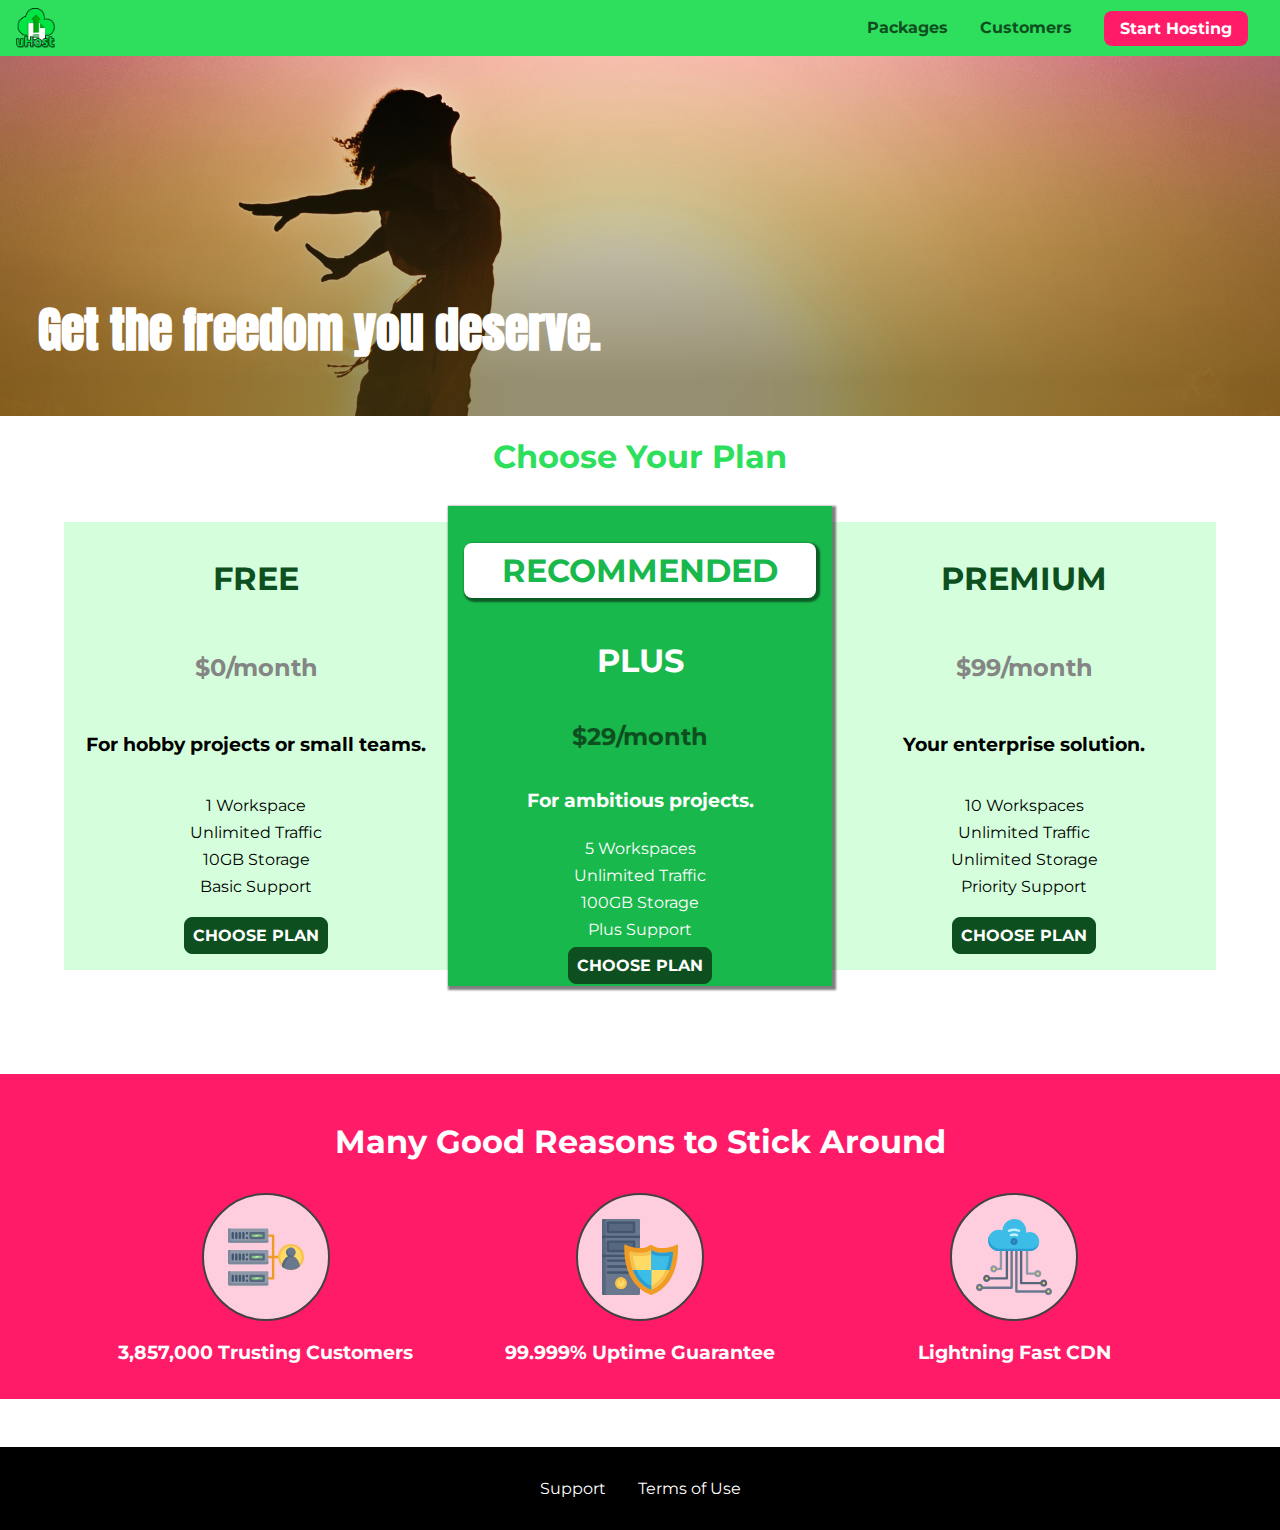
<file: index.html>
<!DOCTYPE html>
<html lang="en">
  <head>
    <meta charset="UTF-8" />
    <meta http-equiv="X-UA-Compatible" content="ie=edge" />
    <meta name="viewport" content="width=device-width, initial-scale=1.0" />
    <title>uHost</title>
    <link rel="shortcut icon" href="favicon.png" />
    <link rel="stylesheet" href="shared.css" />
    <link rel="stylesheet" href="main.css" />
  </head>

  <body>
    <div class="backdrop"></div>
    <div class="modal">
      <h1 class="modal__title">Do you want to continue?</h1>
      <div class="modal__actions">
        <a href="start-hosting/index.html" class="modal__action">Yes!</a>
        <button class="modal__action modal__action--negative" type="button">
          No!
        </button>
      </div>
    </div>
    <header class="main-header">
      <div>
        <button class="toggle-button">
          <span class="toggle-button__bar"></span>
          <span class="toggle-button__bar"></span>
          <span class="toggle-button__bar"></span>
        </button>
        <a href="index.html" class="main-header__brand"
          ><img
            src="images/uhost-icon.png"
            alt="uHost - Your favorite hosting company"
        /></a>
      </div>
      <nav class="main-nav">
        <ul class="main-nav__items">
          <li class="main-nav__item">
            <a href="packages/index.html">Packages</a>
          </li>
          <li class="main-nav__item">
            <a href="customers/index.html">Customers</a>
          </li>
          <li class="main-nav__item main-nav__item--cta">
            <a href="start-hosting/index.html">Start Hosting</a>
          </li>
        </ul>
      </nav>
    </header>
    <nav class="mobile-nav">
      <ul class="mobile-nav__items">
        <li class="mobile-nav__item">
          <a href="packages/index.html">Packages</a>
        </li>
        <li class="mobile-nav__item">
          <a href="customers/index.html">Customers</a>
        </li>
        <li class="mobile-nav__item mobile-nav__item--cta">
          <a href="start-hosting/index.html">Start Hosting</a>
        </li>
      </ul>
    </nav>
    <main>
      <section id="product-overview">
        <h1>Get the freedom you deserve.</h1>
      </section>
      <section id="plans">
        <h1 class="section-title">Choose Your Plan</h1>
        <div class="plan__list">
          <article class="plan">
            <h1 class="plan__title">FREE</h1>
            <h2 class="plan__price">$0/month</h2>
            <h3>For hobby projects or small teams.</h3>
            <ul class="plan__features">
              <li class="plan__feature">1 Workspace</li>
              <li class="plan__feature">Unlimited Traffic</li>
              <li class="plan__feature">10GB Storage</li>
              <li class="plan__feature">Basic Support</li>
            </ul>
            <div>
              <button class="button">CHOOSE PLAN</button>
            </div>
          </article>
          <article class="plan plan--highlighted">
            <h1 class="plan__annotation">RECOMMENDED</h1>
            <h1 class="plan__title">PLUS</h1>
            <h2 class="plan__price">$29/month</h2>
            <h3>For ambitious projects.</h3>
            <ul class="plan__features">
              <li class="plan__feature">5 Workspaces</li>
              <li class="plan__feature">Unlimited Traffic</li>
              <li class="plan__feature">100GB Storage</li>
              <li class="plan__feature">Plus Support</li>
            </ul>
            <div>
              <button class="button">CHOOSE PLAN</button>
            </div>
          </article>
          <article class="plan">
            <h1 class="plan__title">PREMIUM</h1>
            <h2 class="plan__price">$99/month</h2>
            <h3>Your enterprise solution.</h3>
            <ul class="plan__features">
              <li class="plan__feature">10 Workspaces</li>
              <li class="plan__feature">Unlimited Traffic</li>
              <li class="plan__feature">Unlimited Storage</li>
              <li class="plan__feature">Priority Support</li>
            </ul>
            <div>
              <button class="button">CHOOSE PLAN</button>
            </div>
          </article>
        </div>
      </section>
      <section id="key-features">
        <h1 class="section-title">Many Good Reasons to Stick Around</h1>
        <ul class="key-feature__list">
          <li class="key-feature">
            <div class="key-feature__image">
              <svg viewBox="0 0 512 512">
                <path
                  style="fill: #f09b24"
                  d="M344,248h-32V112c0-4.418-3.582-8-8-8h-40c-4.418,0-8,3.582-8,8s3.582,8,8,8h32v128h-32  c-4.418,0-8,3.582-8,8s3.582,8,8,8h32v128h-32c-4.418,0-8,3.582-8,8s3.582,8,8,8h40c4.418,0,8-3.582,8-8V264h32c4.418,0,8-3.582,8-8  S348.418,248,344,248z"
                />
                <path
                  style="fill: #8e9aa9"
                  d="M264,64H8c-4.418,0-8,3.582-8,8v80c0,4.418,3.582,8,8,8h256c4.418,0,8-3.582,8-8V72  C272,67.582,268.418,64,264,64z"
                />
                <path
                  style="fill: #7c899b"
                  d="M24,144c-4.418,0-8-3.582-8-8V64H8c-4.418,0-8,3.582-8,8v80c0,4.418,3.582,8,8,8h256  c4.418,0,8-3.582,8-8v-8H24z"
                />
                <rect
                  x="152"
                  y="96"
                  style="fill: #b8e3a8"
                  width="88"
                  height="32"
                />
                <g>
                  <polygon
                    style="fill: #7ec97d"
                    points="152,96 152,128 166,128 198,96  "
                  />
                  <polygon
                    style="fill: #7ec97d"
                    points="220,96 188,128 240,128 240,96  "
                  />
                </g>
                <path
                  style="fill: #56677e"
                  d="M240,136h-88c-4.418,0-8-3.582-8-8V96c0-4.418,3.582-8,8-8h88c4.418,0,8,3.582,8,8v32  C248,132.418,244.418,136,240,136z M160,120h72v-16h-72V120z"
                />
                <g>
                  <path
                    style="fill: #435670"
                    d="M32,136c-4.418,0-8-3.582-8-8V96c0-4.418,3.582-8,8-8s8,3.582,8,8v32C40,132.418,36.418,136,32,136z   "
                  />
                  <path
                    style="fill: #435670"
                    d="M56,136c-4.418,0-8-3.582-8-8V96c0-4.418,3.582-8,8-8s8,3.582,8,8v32C64,132.418,60.418,136,56,136z   "
                  />
                  <path
                    style="fill: #435670"
                    d="M80,136c-4.418,0-8-3.582-8-8V96c0-4.418,3.582-8,8-8s8,3.582,8,8v32C88,132.418,84.418,136,80,136z   "
                  />
                  <path
                    style="fill: #435670"
                    d="M104,136c-4.418,0-8-3.582-8-8V96c0-4.418,3.582-8,8-8s8,3.582,8,8v32   C112,132.418,108.418,136,104,136z"
                  />
                  <path
                    style="fill: #435670"
                    d="M128,105c-4.418,0-8-3.582-8-8v-1c0-4.418,3.582-8,8-8s8,3.582,8,8v1   C136,101.418,132.418,105,128,105z"
                  />
                  <path
                    style="fill: #435670"
                    d="M128,136c-4.418,0-8-3.582-8-8v-1c0-4.418,3.582-8,8-8s8,3.582,8,8v1   C136,132.418,132.418,136,128,136z"
                  />
                </g>
                <path
                  style="fill: #8e9aa9"
                  d="M264,208H8c-4.418,0-8,3.582-8,8v80c0,4.418,3.582,8,8,8h256c4.418,0,8-3.582,8-8v-80  C272,211.582,268.418,208,264,208z"
                />
                <path
                  style="fill: #7c899b"
                  d="M24,288c-4.418,0-8-3.582-8-8v-72H8c-4.418,0-8,3.582-8,8v80c0,4.418,3.582,8,8,8h256  c4.418,0,8-3.582,8-8v-8H24z"
                />
                <rect
                  x="152"
                  y="240"
                  style="fill: #b8e3a8"
                  width="88"
                  height="32"
                />
                <g>
                  <polygon
                    style="fill: #7ec97d"
                    points="152,240 152,272 166,272 198,240  "
                  />
                  <polygon
                    style="fill: #7ec97d"
                    points="220,240 188,272 240,272 240,240  "
                  />
                </g>
                <path
                  style="fill: #56677e"
                  d="M240,280h-88c-4.418,0-8-3.582-8-8v-32c0-4.418,3.582-8,8-8h88c4.418,0,8,3.582,8,8v32  C248,276.418,244.418,280,240,280z M160,264h72v-16h-72V264z"
                />
                <g>
                  <path
                    style="fill: #435670"
                    d="M32,280c-4.418,0-8-3.582-8-8v-32c0-4.418,3.582-8,8-8s8,3.582,8,8v32C40,276.418,36.418,280,32,280   z"
                  />
                  <path
                    style="fill: #435670"
                    d="M56,280c-4.418,0-8-3.582-8-8v-32c0-4.418,3.582-8,8-8s8,3.582,8,8v32C64,276.418,60.418,280,56,280   z"
                  />
                  <path
                    style="fill: #435670"
                    d="M80,280c-4.418,0-8-3.582-8-8v-32c0-4.418,3.582-8,8-8s8,3.582,8,8v32C88,276.418,84.418,280,80,280   z"
                  />
                  <path
                    style="fill: #435670"
                    d="M104,280c-4.418,0-8-3.582-8-8v-32c0-4.418,3.582-8,8-8s8,3.582,8,8v32   C112,276.418,108.418,280,104,280z"
                  />
                  <path
                    style="fill: #435670"
                    d="M128,249c-4.418,0-8-3.582-8-8v-1c0-4.418,3.582-8,8-8s8,3.582,8,8v1   C136,245.418,132.418,249,128,249z"
                  />
                  <path
                    style="fill: #435670"
                    d="M128,280c-4.418,0-8-3.582-8-8v-1c0-4.418,3.582-8,8-8s8,3.582,8,8v1   C136,276.418,132.418,280,128,280z"
                  />
                </g>
                <path
                  style="fill: #8e9aa9"
                  d="M264,352H8c-4.418,0-8,3.582-8,8v80c0,4.418,3.582,8,8,8h256c4.418,0,8-3.582,8-8v-80  C272,355.582,268.418,352,264,352z"
                />
                <path
                  style="fill: #7c899b"
                  d="M24,432c-4.418,0-8-3.582-8-8v-72H8c-4.418,0-8,3.582-8,8v80c0,4.418,3.582,8,8,8h256  c4.418,0,8-3.582,8-8v-8H24z"
                />
                <rect
                  x="152"
                  y="384"
                  style="fill: #b8e3a8"
                  width="88"
                  height="32"
                />
                <g>
                  <polygon
                    style="fill: #7ec97d"
                    points="152,384 152,416 166,416 198,384  "
                  />
                  <polygon
                    style="fill: #7ec97d"
                    points="220,384 188,416 240,416 240,384  "
                  />
                </g>
                <path
                  style="fill: #56677e"
                  d="M240,424h-88c-4.418,0-8-3.582-8-8v-32c0-4.418,3.582-8,8-8h88c4.418,0,8,3.582,8,8v32  C248,420.418,244.418,424,240,424z M160,408h72v-16h-72V408z"
                />
                <g>
                  <path
                    style="fill: #435670"
                    d="M32,424c-4.418,0-8-3.582-8-8v-32c0-4.418,3.582-8,8-8s8,3.582,8,8v32C40,420.418,36.418,424,32,424   z"
                  />
                  <path
                    style="fill: #435670"
                    d="M56,424c-4.418,0-8-3.582-8-8v-32c0-4.418,3.582-8,8-8s8,3.582,8,8v32C64,420.418,60.418,424,56,424   z"
                  />
                  <path
                    style="fill: #435670"
                    d="M80,424c-4.418,0-8-3.582-8-8v-32c0-4.418,3.582-8,8-8s8,3.582,8,8v32C88,420.418,84.418,424,80,424   z"
                  />
                  <path
                    style="fill: #435670"
                    d="M104,424c-4.418,0-8-3.582-8-8v-32c0-4.418,3.582-8,8-8s8,3.582,8,8v32   C112,420.418,108.418,424,104,424z"
                  />
                  <path
                    style="fill: #435670"
                    d="M128,393c-4.418,0-8-3.582-8-8v-1c0-4.418,3.582-8,8-8s8,3.582,8,8v1   C136,389.418,132.418,393,128,393z"
                  />
                  <path
                    style="fill: #435670"
                    d="M128,424c-4.418,0-8-3.582-8-8v-1c0-4.418,3.582-8,8-8s8,3.582,8,8v1   C136,420.418,132.418,424,128,424z"
                  />
                </g>
                <path
                  style="fill: #f7c14d"
                  d="M424,168c-48.523,0-88,39.477-88,88s39.477,88,88,88s88-39.477,88-88S472.523,168,424,168z"
                />
                <path
                  style="fill: #ffdb66"
                  d="M424,184c-39.701,0-72,32.299-72,72s32.299,72,72,72s72-32.299,72-72S463.701,184,424,184z"
                />
                <path
                  style="fill: #69788d"
                  d="M484.893,314.16C476.393,274.588,451.922,248,424,248s-52.393,26.588-60.893,66.16  c-0.605,2.82,0.354,5.749,2.511,7.664C381.731,336.124,402.465,344,424,344s42.269-7.876,58.381-22.176  C484.539,319.909,485.498,316.98,484.893,314.16z"
                />
                <path
                  style="fill: #56677e"
                  d="M434.053,249.171C430.768,248.403,427.411,248,424,248c-27.922,0-52.393,26.588-60.893,66.16  c-0.605,2.82,0.354,5.749,2.511,7.664c3.383,3.002,6.979,5.703,10.734,8.125C384.904,286.243,407.373,255.378,434.053,249.171z"
                />
                <path
                  style="fill: #69788d"
                  d="M424,192c-17.645,0-32,14.355-32,32s14.355,32,32,32s32-14.355,32-32S441.645,192,424,192z"
                />
                <path
                  style="fill: #56677e"
                  d="M432,248c-17.645,0-32-14.355-32-32c0-6.783,2.128-13.076,5.742-18.258  C397.444,203.53,392,213.138,392,224c0,17.645,14.355,32,32,32c10.862,0,20.471-5.444,26.258-13.742  C445.076,245.872,438.783,248,432,248z"
                />
              </svg>
            </div>
            <p class="key-feature__description">3,857,000 Trusting Customers</p>
          </li>
          <li class="key-feature">
            <div class="key-feature__image">
              <svg viewBox="0 0 512 512">
                <path
                  style="fill: #69788d"
                  d="M248,0H8C3.582,0,0,3.582,0,8v496c0,4.418,3.582,8,8,8h240c4.418,0,8-3.582,8-8V8  C256,3.582,252.418,0,248,0z"
                />
                <path
                  style="fill: #56677e"
                  d="M24,504V8c0-4.418,3.582-8,8-8H8C3.582,0,0,3.582,0,8v496c0,4.418,3.582,8,8,8h24  C27.582,512,24,508.418,24,504z"
                />
                <g>
                  <rect
                    x="0"
                    y="112"
                    style="fill: #435670"
                    width="256"
                    height="16"
                  />
                  <rect
                    x="0"
                    y="240"
                    style="fill: #435670"
                    width="256"
                    height="16"
                  />
                </g>
                <path
                  style="fill: #f7c14d"
                  d="M128,392c-22.056,0-40,17.944-40,40s17.944,40,40,40s40-17.944,40-40S150.056,392,128,392z"
                />
                <path
                  style="fill: #ffdb66"
                  d="M128,408c-13.233,0-24,10.767-24,24s10.767,24,24,24s24-10.767,24-24S141.233,408,128,408z"
                />
                <path
                  style="fill: #f7c14d"
                  d="M128,392c-2.739,0-5.414,0.278-8,0.805V424c0,4.418,3.582,8,8,8c4.418,0,8-3.582,8-8v-31.195  C133.414,392.278,130.739,392,128,392z"
                />
                <g>
                  <path
                    style="fill: #435670"
                    d="M216,288H40c-4.418,0-8-3.582-8-8s3.582-8,8-8h176c4.418,0,8,3.582,8,8S220.418,288,216,288z"
                  />
                  <path
                    style="fill: #435670"
                    d="M216,328H40c-4.418,0-8-3.582-8-8s3.582-8,8-8h176c4.418,0,8,3.582,8,8S220.418,328,216,328z"
                  />
                  <path
                    style="fill: #435670"
                    d="M216,368H40c-4.418,0-8-3.582-8-8s3.582-8,8-8h176c4.418,0,8,3.582,8,8S220.418,368,216,368z"
                  />
                  <path
                    style="fill: #435670"
                    d="M216,16H40c-4.418,0-8,3.582-8,8v64c0,4.418,3.582,8,8,8h176c4.418,0,8-3.582,8-8V24   C224,19.582,220.418,16,216,16z"
                  />
                </g>
                <rect
                  x="48"
                  y="32"
                  style="fill: #56677e"
                  width="160"
                  height="48"
                />
                <path
                  style="fill: #435670"
                  d="M216,144H40c-4.418,0-8,3.582-8,8v64c0,4.418,3.582,8,8,8h176c4.418,0,8-3.582,8-8v-64  C224,147.582,220.418,144,216,144z"
                />
                <rect
                  x="48"
                  y="160"
                  style="fill: #56677e"
                  width="160"
                  height="48"
                />
                <path
                  style="fill: #f09b24"
                  d="M511.747,180.237c-0.194-6.537-8.107-10.107-13.135-5.894c-5.6,4.693-42.904,21.282-98.514,21.282  c-33.45,0-64.625-20.999-64.929-21.206c-2.9-1.991-6.764-1.85-9.512,0.346c-2.677,2.135-27.201,20.86-63.793,20.86  c-55.607,0-92.914-16.589-98.515-21.282c-5.028-4.211-12.941-0.645-13.135,5.894c-1.634,54.834,4.655,105.941,18.693,151.903  c12.096,39.604,29.759,74.047,52.497,102.373c27.538,34.304,62.743,59.882,104.66,76.045c3.069,1.918,6.757,1.921,9.83,0  c41.917-16.163,77.122-41.741,104.66-76.045c22.738-28.326,40.401-62.77,52.497-102.373  C507.092,286.179,513.381,235.071,511.747,180.237z"
                />
                <path
                  style="fill: #f7c14d"
                  d="M476.21,221.226c-1.953-1.631-4.568-2.235-7.036-1.628c-21.686,5.327-44.926,8.028-69.075,8.028  c-25.926,0-49.633-8.975-64.955-16.504c-2.307-1.134-5.016-1.091-7.284,0.116c-14.059,7.477-36.919,16.388-65.994,16.388  c-24.153,0-47.394-2.701-69.075-8.028c-5.155-1.268-10.221,2.966-9.894,8.261c2.077,33.693,7.668,65.635,16.616,94.935  c22.774,74.565,66.139,126.334,128.888,153.868c2.032,0.891,4.397,0.891,6.43,0c61.777-27.107,104.716-78.876,127.62-153.868  c8.948-29.3,14.539-61.241,16.616-94.935C479.224,225.319,478.163,222.856,476.21,221.226z"
                />
                <path
                  style="fill: #ffdb66"
                  d="M331.609,451.727c-52.604-25.289-89.304-70.987-109.144-135.944  c-6.532-21.39-11.162-44.336-13.82-68.447c17.133,2.852,34.952,4.291,53.22,4.291c29.394,0,53.376-7.793,69.978-15.561  c17.44,7.736,41.656,15.561,68.256,15.561c18.267,0,36.085-1.439,53.219-4.291c-2.659,24.112-7.288,47.06-13.82,68.448  C419.545,381.108,383.27,426.805,331.609,451.727z"
                />
                <g>
                  <path
                    style="fill: #2c9dd4"
                    d="M479.066,227.858c0.157-2.539-0.903-5.002-2.856-6.633s-4.568-2.235-7.036-1.628   c-21.686,5.327-44.926,8.028-69.075,8.028c-25.926,0-49.633-8.975-64.955-16.504c-1.057-0.52-2.2-0.78-3.345-0.806l-0.072,133.351   h123.601c2.556-6.746,4.933-13.702,7.123-20.874C471.398,293.493,476.989,261.552,479.066,227.858z"
                  />
                  <path
                    style="fill: #2c9dd4"
                    d="M206.658,343.667c24.153,63.42,65.028,108.108,121.743,132.995c1.031,0.452,2.147,0.673,3.263,0.666   l0.063-133.661H206.658z"
                  />
                </g>
                <g>
                  <path
                    style="fill: #3cbde8"
                    d="M439.497,315.783c6.532-21.389,11.161-44.336,13.82-68.448c-17.134,2.852-34.952,4.291-53.219,4.291   c-26.6,0-50.815-7.824-68.256-15.561l-0.116,107.601h97.758C433.179,334.807,436.524,325.518,439.497,315.783z"
                  />
                  <path
                    style="fill: #3cbde8"
                    d="M232.523,343.667c21.144,50.298,54.363,86.56,99.087,108.06l0.117-108.06H232.523z"
                  />
                </g>
              </svg>
            </div>
            <p class="key-feature__description">99.999% Uptime Guarantee</p>
          </li>
          <li class="key-feature">
            <div class="key-feature__image">
              <svg viewBox="0 0 512 512">
                <path
                  style="fill: #8e9aa9"
                  d="M168,200c-4.418,0-8,3.582-8,8v120h-17.376c-3.302-9.311-12.194-16-22.624-16  c-13.234,0-24,10.767-24,24s10.766,24,24,24c10.429,0,19.321-6.689,22.624-16H168c4.418,0,8-3.582,8-8V208  C176,203.582,172.418,200,168,200z"
                />
                <path
                  style="fill: #ffdb66"
                  d="M120,328c-4.411,0-8,3.589-8,8s3.589,8,8,8s8-3.589,8-8S124.411,328,120,328z"
                />
                <path
                  style="fill: #56677e"
                  d="M208,200c-4.418,0-8,3.582-8,8v184H94.624C91.322,382.689,82.43,376,72,376  c-13.234,0-24,10.767-24,24s10.766,24,24,24c10.429,0,19.321-6.689,22.624-16H208c4.418,0,8-3.582,8-8V208  C216,203.582,212.418,200,208,200z"
                />
                <path
                  style="fill: #ffdb66"
                  d="M72,392c-4.411,0-8,3.589-8,8s3.589,8,8,8s8-3.589,8-8S76.411,392,72,392z"
                />
                <path
                  style="fill: #69788d"
                  d="M240,208c-4.418,0-8,3.582-8,8v239H47.24c-2.671-10.34-12.078-18-23.24-18c-13.234,0-24,10.767-24,24  s10.766,24,24,24c9.666,0,18.009-5.747,21.809-14H240c4.418,0,8-3.582,8-8V216C248,211.582,244.418,208,240,208z"
                />
                <path
                  style="fill: #ffdb66"
                  d="M24,453c-4.411,0-8,3.589-8,8s3.589,8,8,8s8-3.589,8-8S28.411,453,24,453z"
                />
                <path
                  style="fill: #69788d"
                  d="M488,464c-10.429,0-19.321,6.689-22.624,16H280V208c0-4.418-3.582-8-8-8s-8,3.582-8,8v280  c0,4.418,3.582,8,8,8h193.376c3.302,9.311,12.194,16,22.624,16c13.234,0,24-10.767,24-24S501.234,464,488,464z"
                />
                <path
                  style="fill: #ffdb66"
                  d="M488,480c-4.411,0-8,3.589-8,8s3.589,8,8,8s8-3.589,8-8S492.411,480,488,480z"
                />
                <path
                  style="fill: #56677e"
                  d="M456,408c-10.429,0-19.321,6.689-22.624,16H312V208c0-4.418-3.582-8-8-8s-8,3.582-8,8v224  c0,4.418,3.582,8,8,8h129.376c3.302,9.311,12.194,16,22.624,16c13.234,0,24-10.767,24-24S469.234,408,456,408z"
                />
                <path
                  style="fill: #ffdb66"
                  d="M456,424c-4.411,0-8,3.589-8,8s3.589,8,8,8s8-3.589,8-8S460.411,424,456,424z"
                />
                <path
                  style="fill: #8e9aa9"
                  d="M416,344c-10.429,0-19.321,6.689-22.624,16H352V208c0-4.418-3.582-8-8-8s-8,3.582-8,8v160  c0,4.418,3.582,8,8,8h49.376c3.302,9.311,12.194,16,22.624,16c13.234,0,24-10.767,24-24S429.234,344,416,344z"
                />
                <path
                  style="fill: #ffdb66"
                  d="M416,360c-4.411,0-8,3.589-8,8s3.589,8,8,8s8-3.589,8-8S420.411,360,416,360z"
                />
                <path
                  style="fill: #3cbde8"
                  d="M362,88c-8.741,0-17.231,1.751-25.06,5.085C337.646,88.797,338,84.43,338,80  c0-44.112-35.888-80-80-80c-42.823,0-77.895,33.816-79.909,76.149C170.393,73.415,162.244,72,154,72c-39.701,0-72,32.299-72,72  s32.299,72,72,72h208c35.29,0,64-28.71,64-64S397.29,88,362,88z"
                />
                <path
                  style="fill: #2c9dd4"
                  d="M368,200H160c-39.701,0-72-32.299-72-72c0-5.863,0.721-11.559,2.05-17.019  C84.918,120.88,82,132.102,82,144c0,39.701,32.299,72,72,72h208c30.389,0,55.88-21.296,62.379-49.743  C413.565,186.327,392.352,200,368,200z"
                />
                <path
                  style="fill: #2a7db5"
                  d="M256,128c-13.234,0-24,10.767-24,24s10.766,24,24,24c13.233,0,24-10.767,24-24S269.233,128,256,128z"
                />
                <path
                  style="fill: #2c9dd4"
                  d="M256,144c-4.411,0-8,3.589-8,8s3.589,8,8,8c4.411,0,8-3.589,8-8S260.411,144,256,144z"
                />
                <g>
                  <path
                    style="fill: #c5f1fa"
                    d="M221.755,87.695c-2.994,0-5.864-1.688-7.233-4.572c-1.894-3.991-0.194-8.763,3.798-10.657   C230.157,66.849,242.834,64,256,64c13.166,0,25.844,2.849,37.68,8.466c3.992,1.895,5.692,6.666,3.798,10.657   s-6.666,5.692-10.657,3.798C277.144,82.328,266.774,80,256,80c-10.774,0-21.144,2.328-30.821,6.921   C224.072,87.446,222.904,87.695,221.755,87.695z"
                  />
                  <path
                    style="fill: #c5f1fa"
                    d="M276.545,116.618c-1.148,0-2.316-0.249-3.424-0.774C267.745,113.293,261.985,112,256,112   c-5.985,0-11.745,1.293-17.121,3.844c-3.991,1.895-8.763,0.192-10.657-3.798c-1.894-3.992-0.193-8.764,3.798-10.657   C239.557,97.813,247.625,96,256,96c8.376,0,16.444,1.813,23.98,5.389c3.991,1.894,5.692,6.665,3.798,10.657   C282.41,114.93,279.539,116.618,276.545,116.618z"
                  />
                </g>
              </svg>
            </div>
            <p class="key-feature__description">Lightning Fast CDN</p>
          </li>
        </ul>
      </section>
    </main>
    <footer class="main-footer">
      <nav>
        <ul class="main-footer__links">
          <li class="main-footer__link">
            <a href="#">Support</a>
          </li>
          <li class="main-footer__link">
            <a href="#">Terms of Use</a>
          </li>
        </ul>
      </nav>
    </footer>
    <script src="shared.js"></script>
  </body>
</html>
</file>
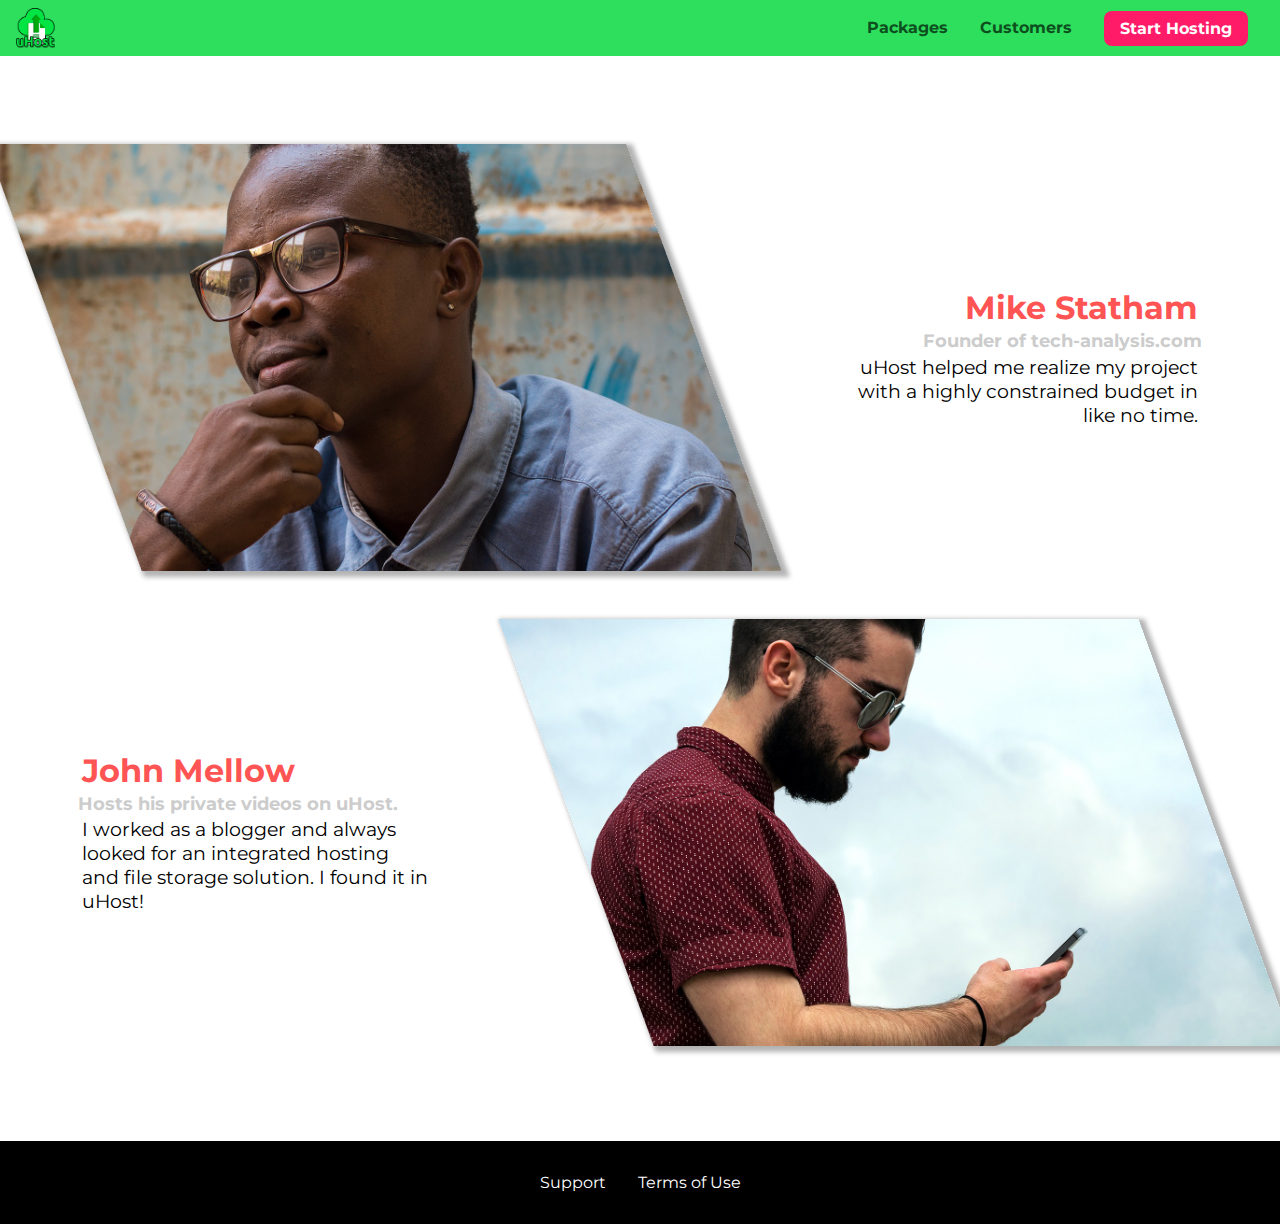
<file: customers/index.html>
<!DOCTYPE html>
<html lang="en">
  <head>
    <meta charset="UTF-8" />
    <meta name="viewport" content="width=device-width, initial-scale=1.0" />
    <meta http-equiv="X-UA-Compatible" content="ie=edge" />
    <title>uHost Customers</title>
    <link rel="shortcut icon" href="../favicon.png" />
    <link
      href="https://fonts.googleapis.com/css?family=Anton|Montserrat:400,700"
      rel="stylesheet"
    />
    <link rel="stylesheet" href="../shared.css" />
    <link rel="stylesheet" href="customers.css" />
  </head>

  <body>
    <div class="backdrop"></div>
    <header class="main-header">
      <div>
        <button class="toggle-button">
          <span class="toggle-button__bar"></span>
          <span class="toggle-button__bar"></span>
          <span class="toggle-button__bar"></span>
        </button>
        <a href="../index.html" class="main-header__brand"
          ><img
            src="../images/uhost-icon.png"
            alt="uHost - Your favorite hosting company"
        /></a>
      </div>
      <nav class="main-nav">
        <ul class="main-nav__items">
          <li class="main-nav__item">
            <a href="../packages/index.html">Packages</a>
          </li>
          <li class="main-nav__item">
            <a href="index.html">Customers</a>
          </li>
          <li class="main-nav__item main-nav__item--cta">
            <a href="../start-hosting/index.html">Start Hosting</a>
          </li>
        </ul>
      </nav>
    </header>
    <nav class="mobile-nav">
      <ul class="mobile-nav__items">
        <li class="mobile-nav__item">
          <a href="../packages/">Packages</a>
        </li>
        <li class="mobile-nav__item">
          <a href="index.html">Customers</a>
        </li>
        <li class="mobile-nav__item mobile-nav__item--cta">
          <a href="../start-hosting/index.html">Start Hosting</a>
        </li>
      </ul>
    </nav>
    <main>
      <div>
        <div class="testimonial" id="customer-1">
          <div class="testimonial__image-container">
            <img
              src="../images/customer-1.jpg"
              alt="Mike Statham - Customer"
              class="testimonial__image"
            />
          </div>
          <div class="testimonial__info">
            <h1 class="testimonial__name">Mike Statham</h1>
            <h2 class="testimonial__subtitle">
              Founder of
              <a href="tech-analysis.com">tech-analysis.com</a>
            </h2>
            <p class="testimonial__text">
              uHost helped me realize my project with a highly constrained
              budget in like no time.
            </p>
          </div>
        </div>
        <div class="testimonial" id="customer-2">
          <div class="testimonial__info">
            <h1 class="testimonial__name">John Mellow</h1>
            <h2 class="testimonial__subtitle">
              Hosts his private videos on uHost.
            </h2>
            <p class="testimonial__text">
              I worked as a blogger and always looked for an integrated hosting
              and file storage solution. I found it in uHost!
            </p>
          </div>
          <div class="testimonial__image-container">
            <img
              src="../images/customer-2.jpg"
              alt="John Mellow - Customer"
              class="testimonial__image"
            />
          </div>
        </div>
      </div>
    </main>
    <footer class="main-footer">
      <nav>
        <ul class="main-footer__links">
          <li class="main-footer__link">
            <a href="#">Support</a>
          </li>
          <li class="main-footer__link">
            <a href="#">Terms of Use</a>
          </li>
        </ul>
      </nav>
    </footer>
    <script src="../shared.js"></script>
  </body>
</html>
</file>
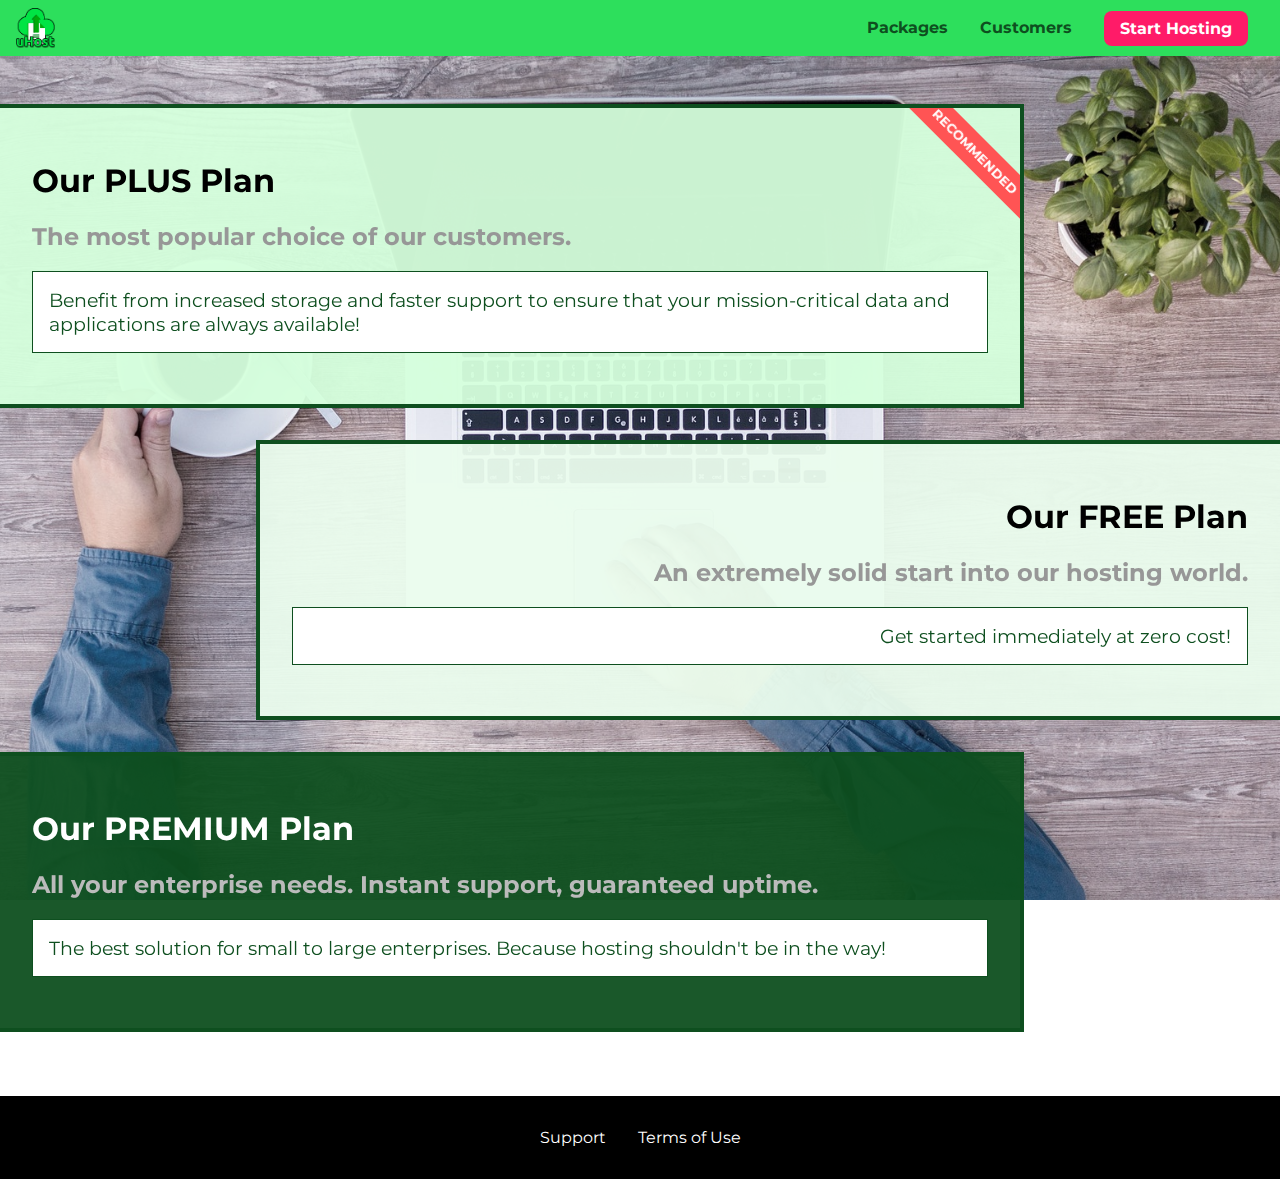
<file: packages/index.html>
<!DOCTYPE html>
<html lang="en">
  <head>
    <meta charset="UTF-8" />
    <meta http-equiv="X-UA-Compatible" content="ie=edge" />
    <meta name="viewport" content="width=device-width, initial-scale=1.0" />
    <title>uHost</title>
    <link rel="shortcut icon" href="../favicon.png" />
    <link
      href="https://fonts.googleapis.com/css2?family=Montserrat:wght@400;700&display=swap"
      rel="stylesheet"
    />
    <link rel="stylesheet" href="../shared.css" />
    <link rel="stylesheet" href="packages.css" />
  </head>

  <body>
    <div class="backdrop"></div>
    <div class="background"></div>
    <header class="main-header">
      <div>
        <button class="toggle-button">
          <span class="toggle-button__bar"></span>
          <span class="toggle-button__bar"></span>
          <span class="toggle-button__bar"></span>
        </button>
        <a href="../index.html" class="main-header__brand">
          <img
            src="../images/uhost-icon.png"
            alt="uHost - Your favorite hosting company"
          />
        </a>
      </div>
      <nav class="main-nav">
        <ul class="main-nav__items">
          <li class="main-nav__item">
            <a href="index.html">Packages</a>
          </li>
          <li class="main-nav__item">
            <a href="../customers/index.html">Customers</a>
          </li>
          <li class="main-nav__item main-nav__item--cta">
            <a href="../start-hosting/index.html">Start Hosting</a>
          </li>
        </ul>
      </nav>
    </header>
    <nav class="mobile-nav">
      <ul class="mobile-nav__items">
        <li class="mobile-nav__item">
          <a href="index.html">Packages</a>
        </li>
        <li class="mobile-nav__item">
          <a href="../customers/index.html">Customers</a>
        </li>
        <li class="mobile-nav__item mobile-nav__item--cta">
          <a href="../start-hosting/index.html">Start Hosting</a>
        </li>
      </ul>
    </nav>
    <main>
      <section class="package" id="plus">
        <a href="#">
          <h1 class="package__title">Our PLUS Plan</h1>
          <h2 class="package__badge">RECOMMENDED</h2>
          <h2 class="package__subtitle">
            The most popular choice of our customers.
          </h2>
          <p class="package__info">
            Benefit from increased storage and faster support to ensure that
            your mission-critical data and applications are always available!
          </p>
        </a>
      </section>
      <section class="package" id="free">
        <a href="#">
          <h1 class="package__title">Our FREE Plan</h1>
          <h2 class="package__subtitle">
            An extremely solid start into our hosting world.
          </h2>
          <p class="package__info">Get started immediately at zero cost!</p>
        </a>
      </section>
      <div class="clearfix"></div>
      <section class="package" id="premium">
        <a href="#">
          <h1 class="package__title">Our PREMIUM Plan</h1>
          <h2 class="package__subtitle">
            All your enterprise needs. Instant support, guaranteed uptime.
          </h2>
          <p class="package__info">
            The best solution for small to large enterprises. Because hosting
            shouldn't be in the way!
          </p>
        </a>
      </section>
    </main>
    <footer class="main-footer">
      <nav>
        <ul class="main-footer__links">
          <li class="main-footer__link">
            <a href="#">Support</a>
          </li>
          <li class="main-footer__link">
            <a href="#">Terms of Use</a>
          </li>
        </ul>
      </nav>
    </footer>
    <script src="../shared.js"></script>
  </body>
</html>
</file>
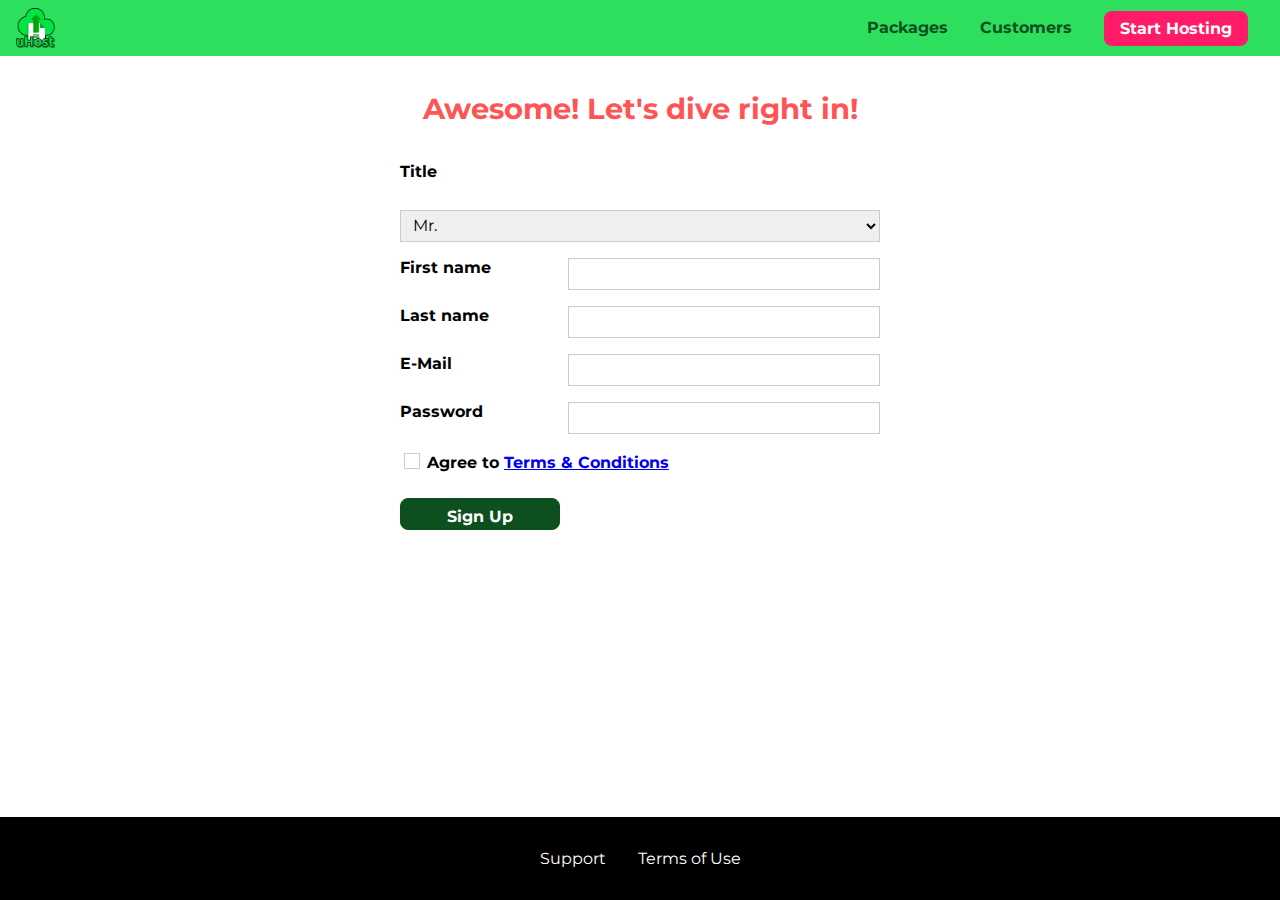
<file: start-hosting/index.html>
<!DOCTYPE html>
<html lang="en">
  <head>
    <meta charset="UTF-8" />
    <meta name="viewport" content="width=device-width, initial-scale=1.0" />
    <meta http-equiv="X-UA-Compatible" content="ie=edge" />
    <title>uHost Signup</title>
    <link rel="shortcut icon" href="../favicon.png" />
    <link rel="stylesheet" href="../shared.css" />
    <link rel="stylesheet" href="start-hosting.css" />
  </head>

  <body>
    <div class="backdrop"></div>
    <header class="main-header">
      <div>
        <button class="toggle-button">
          <span class="toggle-button__bar"></span>
          <span class="toggle-button__bar"></span>
          <span class="toggle-button__bar"></span>
        </button>
        <a href="../index.html" class="main-header__brand">
          <img
            src="../images/uhost-icon.png"
            alt="uHost - Your favorite hosting company"
          />
        </a>
      </div>
      <nav class="main-nav">
        <ul class="main-nav__items">
          <li class="main-nav__item">
            <a href="../packages/index.html">Packages</a>
          </li>
          <li class="main-nav__item">
            <a href="../customers/index.html">Customers</a>
          </li>
          <li class="main-nav__item main-nav__item--cta">
            <a href="index.html">Start Hosting</a>
          </li>
        </ul>
      </nav>
    </header>
    <nav class="mobile-nav">
      <ul class="mobile-nav__items">
        <li class="mobile-nav__item">
          <a href="../packages/index.html">Packages</a>
        </li>
        <li class="mobile-nav__item">
          <a href="../customers/index.html">Customers</a>
        </li>
        <li class="mobile-nav__item mobile-nav__item--cta">
          <a href="index.html">Start Hosting</a>
        </li>
      </ul>
    </nav>
    <main class="signup-page">
      <h1 class="signup-title">Awesome! Let's dive right in!</h1>
      <form action="index.html" class="signup-form">
        <label for="title">Title</label>
        <select id="title">
          <option value="mr">Mr.</option>
          <option value="ms">Ms.</option>
        </select>
        <label for="first-name">First name</label>
        <input type="text" id="first-name" />
        <label for="last-name">Last name</label>
        <input type="text" id="last-name" />
        <label for="email">E-Mail</label>
        <input type="email" id="email" />
        <label for="password">Password</label>
        <input type="password" id="password" />
        <div class="signup-form__checkbox">
          <input type="checkbox" id="agree-terms" />
          <label for="agree-terms"
            >Agree to
            <a href="#">Terms &amp; Conditions</a>
          </label>
        </div>
        <button type="submit" class="button">Sign Up</button>
      </form>
    </main>
    <footer class="main-footer">
      <nav>
        <ul class="main-footer__links">
          <li class="main-footer__link">
            <a href="#">Support</a>
          </li>
          <li class="main-footer__link">
            <a href="#">Terms of Use</a>
          </li>
        </ul>
      </nav>
    </footer>
    <script src="../shared.js"></script>
  </body>
</html>
</file>
<file: shared.css>
@import url('https://fonts.googleapis.com/css2?family=Roboto:ital,wght@0,400;0,900;1,900&display=swap');
@import url('https://fonts.googleapis.com/css2?family=Anton&display=swap');
@import url('https://fonts.googleapis.com/css2?family=Montserrat:wght@400;700&display=swap');

:root {
  --dark-green: #0e4f1f;
  --highlight-color: #ff1b68;
}

* {
  box-sizing: border-box;
}

html {
  height: 100%;
}

body {
  font-family: 'Montserrat', sans-serif;
  margin: 0;
  padding-top: 3.5rem;
}

@supports (display: grid) {
  body {
    display: grid;
    grid-template-rows: 3.5rem auto fit-content(8rem);
    grid-template-areas: 'header' 'main' 'footer';
    padding-top: 0;
    height: 100%;
  }
}

main {
  /* grid-row: 2 / 3; */
  grid-area: main;
}

.backdrop {
  display: none;
  position: fixed;
  opacity: 0;
  top: 0;
  left: 0;
  z-index: 100;
  width: 100vw;
  height: 100vh;
  background: rgba(0, 0, 0, 0.5);
  transition: opacity 0.2s linear;
}

.main-header {
  width: 100%;
  position: fixed;
  top: 0;
  left: 0;
  background: #2ddf5c;
  padding: 0.5rem 1rem;
  z-index: 60;
  display: flex;
  align-items: center;
  justify-content: space-between;
}

.toggle-button {
  width: 3rem;
  background: transparent;
  border: none;
  cursor: pointer;
  padding-top: 0;
  padding-bottom: 0;
  vertical-align: middle;
}

.toggle-button:focus {
  outline: none;
}

.toggle-button__bar {
  width: 100%;
  height: 0.2rem;
  background: black;
  display: block;
  margin: 0.6rem 0;
}

.main-header__brand {
  color: var(--dark-green);
  text-decoration: none;
  font-weight: bold;
  /* width: 20px; */
}

.main-header__brand img {
  height: 2.5rem;
  vertical-align: middle;
  /* width: 100%; */
}

.main-nav {
  display: none;
}

.main-nav__items {
  margin: 0;
  padding: 0;
  list-style: none;
  display: flex;
}

.main-nav__item {
  margin: 0 1rem;
}

.main-nav__item a,
.mobile-nav__item a {
  text-decoration: none;
  color: var(--dark-green);
  font-weight: bold;
  padding: 0.2rem 0;
}

.main-nav__item a:hover,
.main-nav__item a:active {
  color: white;
  border-bottom: 5px solid white;
}

.main-nav__item--cta {
  animation: wiggle 400ms 3s 8 ease-out none;
}

.main-nav__item--cta a,
.mobile-nav__item--cta a {
  color: white;
  background: var(--highlight-color);
  padding: 0.5rem 1rem;
  border-radius: 8px;
}

.main-nav__item--cta a:hover,
.main-nav__item--cta a:active,
.mobile-nav__item--cta a:hover,
.mobile-nav__item--cta a:active {
  color: var(--highlight-color);
  background: white;
  border: none;
}

@media (min-width: 40rem) {
  .toggle-button {
    display: none;
  }

  .main-nav {
    display: flex;
  }
}

.main-footer {
  background: black;
  padding: 2rem;
  margin-top: 3rem;
  /* grid-row: 3 / 4; */
  grid-area: footer;
}

.main-footer__links {
  list-style: none;
  margin: 0;
  padding: 0;
  display: flex;
  flex-direction: column;
  align-items: center;
}

.main-footer__link {
  margin: 0.5rem 0;
}

.main-footer__link a {
  color: white;
  text-decoration: none;
}

.main-footer__link a:hover,
.main-footer__link a:active {
  color: #ccc;
}

.mobile-nav {
  transform: translateX(-100%);
  position: fixed;
  z-index: 101;
  top: 0;
  left: 0;
  background: white;
  width: 80%;
  height: 100vh;
  transition: transform 300ms ease-out;
}

.mobile-nav__items {
  width: 90%;
  height: 100%;
  list-style: none;
  margin: 0 auto;
  padding: 0;
  display: flex;
  flex-direction: column;
  justify-content: center;
  align-items: center;
}

.mobile-nav__item {
  margin: 1rem 0;
}

.mobile-nav__item a {
  font-size: 1.5rem;
}

.button {
  background: var(--dark-green, #0e4f1f);
  color: white;
  font: inherit;
  border: 1.5px solid var(--dark-green);
  padding: 0.5rem;
  border-radius: 8px;
  font-weight: bold;
  cursor: pointer;
}

.button:hover,
.button:active {
  background: white;
  color: var(--dark-green);
}

.button:focus {
  outline: none;
}

.button[disabled] {
  cursor: not-allowed;
  border: #a1a1a1;
  background: #ccc;
  color: #a1a1a1;
}

.open {
  display: block !important;
  opacity: 1 !important;
  transform: translateY(0) !important;
}

@media (min-width: 40rem) {
  .main-footer__link {
    margin: 0 1rem;
  }

  .main-footer__links {
    flex-direction: row;
    justify-content: center;
  }
}

@keyframes wiggle {
  0% {
    transform: rotateZ(0);
  }

  50% {
    transform: rotateZ(-10deg);
  }

  100% {
    transform: rotateZ(10deg);
  }
}
</file>
<file: main.css>
#product-overview {
  background: linear-gradient(to top, rgba(80, 68, 18, 0.6) 10%, transparent),
    url('images/freedom.jpg') center/cover no-repeat border-box, #ff1b68;
  /* background-image: url("freedom.jpg");
    background-size: cover;
    background-position: left 10% bottom 20%; */
  /* background-repeat: no-repeat;
    background-origin: border-box;
    background-clip: border-box; */
  /* background-image: linear-gradient(180deg, red 70%, blue 60%, rgba(0,0,0,0.5)); */
  /* background-image: radial-gradient(ellipse farthest-corner at 20% 50%, red, blue 70%, green); */
  /* width: 100vw; */
  height: 33vh;
  /* border: 5px dashed red; */
  position: relative;
}

#product-overview h1 {
  color: white;
  font-family: 'Anton', sans-serif;
  position: absolute;
  bottom: 5%;
  left: 3%;
  font-size: 1.6rem;
}

@media (min-width: 40rem) and (min-height: 40rem) {
  #product-overview {
    height: 40vh;
    background-position: 50% 25%;
  }

  #product-overview h1 {
    font-size: 3rem;
  }
}

.section-title {
  color: #2ddf5c;
  text-align: center;
}

.plan {
  background: #d5ffdc;
  text-align: center;
  padding: 1rem;
  margin: 0.5rem 0;
  width: 100%;
}

.plan--highlighted {
  background: #19b84c;
  color: white;
}

.plan__annotation {
  background: white;
  color: #19b84c;
  padding: 0.5rem;
  box-shadow: 2px 2px 2px 2px rgba(0, 0, 0, 0.5);
  border-radius: 8px;
}

.plan__title {
  color: #0e4f1f;
}

.plan__price {
  color: #858585;
}

.plan--highlighted .plan__title {
  color: white;
}

.plan--highlighted .plan__price {
  color: #0e4f1f;
}

.plan__features {
  list-style: none;
  margin: 0;
  padding: 0;
}

.plan__feature {
  margin: 0.5rem 0;
}

@media (min-width: 40rem) {
  .plan__list {
    width: 100%;
    display: flex;
    justify-content: center;
    align-items: center;
  }

  .plan {
    width: 30%;
    min-width: 13rem;
    max-width: 25rem;
    display: flex;
    flex-direction: column;
    justify-content: space-between;
    height: 28rem;
  }

  .plan--highlighted {
    box-shadow: 2px 2px 2px 2px rgba(0, 0, 0, 0.5);
    height: 30rem;
    z-index: 50;
  }
}

#key-features {
  background: #ff1b68;
  margin-top: 5rem;
  padding: 1rem;
}

#key-features .section-title {
  color: white;
  margin: 2rem;
}

.key-feature__list {
  list-style: none;
  margin: 0;
  padding: 0;
  text-align: center;
}

.key-feature__image {
  background: #ffcede;
  width: 128px;
  height: 128px;
  border: 2px solid #424242;
  border-radius: 50%;
  margin: auto;
  padding: 1.5rem;
}

.key-feature__description {
  text-align: center;
  font-weight: bold;
  color: white;
  font-size: 1.2rem;
}

@media (min-width: 40rem) {
  .key-feature {
    width: 30%;
    max-width: 25rem;
  }

  .key-feature__list {
    display: flex;
    justify-content: center;
  }
}

.modal {
  position: fixed;
  opacity: 0;
  transform: translateY(-3rem);
  transition: opacity 200ms ease-out,
    transform 500ms cubic-bezier(0.55, 0.055, 0.675, 0.19);
  z-index: 200;
  top: 20%;
  left: 30%;
  width: 40%;
  background: white;
  padding: 1rem;
  border: 1px solid #ccc;
  box-shadow: 1px 1px 1px rgba(0, 0, 0, 0.5);
}

.modal__title {
  text-align: center;
  margin: 0 0 1rem 0;
}

.modal__actions {
  text-align: center;
}

.modal__action {
  border: 1px solid #0e4f1f;
  background: #0e4f1f;
  text-decoration: none;
  color: white;
  font: inherit;
  padding: 0.5rem 1rem;
  cursor: pointer;
}

.modal__action:hover,
.modal__action:active {
  background: #2ddf5c;
  border-color: #2ddf5c;
}

.modal__action--negative {
  background: red;
  border-color: red;
}

.modal__action--negative:hover,
.modal__action--negative:active {
  background: #ff5454;
  border-color: #ff5454;
}
</file>
<file: customers/customers.css>
main {
  padding-top: 2.5rem;
}

.testimonial {
  font-size: 1.2rem;
}

.testimonial__image-container {
  width: 60%;
  max-width: 40rem;
  box-shadow: 3px 3px 5px 3px rgba(0, 0, 0, 0.3);
  transform: skew(20deg);
  overflow: hidden;
}

#customer-1:hover .testimonial__image-container {
  animation: flip-customer 1s ease-out forwards;
}

.testimonial__image {
  width: 100%;
  vertical-align: top;
  transform: skew(-20deg) scale(1.4);
}

.testimonial__info {
  text-align: right;
  padding: 0.9rem;
}

#customer-2.testimonial {
  text-align: right;
}

#customer-2 .testimonial__info {
  text-align: left;
}

.testimonial__name {
  margin: 0.2rem;
  color: #ff5454;
  font-size: 2rem;
}

.testimonial__subtitle {
  margin: 0;
  font-size: 1.1rem;
  color: #ccc;
}

.testimonial__subtitle a {
  color: inherit;
  text-decoration: none;
}

.testimonial__subtitle a:hover,
.testimonial__subtitle a:active {
  color: #7a7a7a;
}

.testimonial__text {
  margin: 0.2rem;
}

@media (min-width: 40rem) {
  .testimonial {
    margin: 3rem auto;
    max-width: 1500px;
    display: flex;
    align-items: center;
    justify-content: space-around;
  }

  .testimonial__image-container {
    width: 66%;
  }

  .testimonial__info {
    width: 30%;
  }
}

@keyframes flip-customer {
  0% {
    transform: rotateY(0) skew(20deg);
  }

  50% {
    transform: rotateY(160deg) skew(20deg);
  }

  100% {
    transform: rotateY(360deg) skew(20deg);
  }
}
</file>
<file: packages/packages.css>
@font-face {
  font-family: 'AnonymousPro';
  src: url('anonymousPro-Regular.ttf') format('truetype');
}

@font-face {
  font-family: 'AnonymousPro';
  src: url('anonymousPro-Bold.ttf') format('truetype');
  font-weight: 700;
}

main {
  padding-top: 2rem;
}

.background {
  background: url('../images/plans-background.jpg') center/cover;
  filter: grayscale(40%);
  width: 100vw;
  height: 100vh;
  position: fixed;
  z-index: -1;
}

.package {
  width: 80%;
  margin: 1rem 0;
  border: 4px solid #0e4f1f;
  border-left: none;
  position: relative;
  overflow: hidden;
}

.package:hover,
.package:active {
  box-shadow: 2px 2px 4px rgba(0, 0, 0, 0.5);
  border-color: #ff5454;
}

.package a {
  text-decoration: none;
  color: inherit;
  display: block;
  padding: 2rem;
}

.package__badge {
  position: absolute;
  top: 0;
  right: 0;
  margin: 0;
  font-size: 0.8rem;
  color: white;
  background: #ff5454;
  padding: 0.5rem;
  transform: rotate(45deg) translate(3.5rem, -1rem);
  transform-origin: center;
  width: 12rem;
  text-align: center;
}

.package__subtitle {
  color: #979797;
}

.package__info {
  padding: 1rem;
  border: 1px solid #0e4f1f;
  color: #0e4f1f;
  background: white;
  font-size: 1.2rem;
  /*font: font-style font-variant font-weight font-size/line-height font-family */
}

.clearfix {
  clear: both;
}

#plus {
  background: rgba(213, 255, 220, 0.95);
}

#free {
  background: rgba(234, 252, 237, 0.95);
  float: right;
  border-right: none;
  border-left: 4px solid #0e4f1f;
  text-align: right;
}

#free:hover,
#free:active {
  border-left-color: #ff5454;
}

#premium {
  background: rgba(14, 79, 31, 0.95);
}

#premium .package__title {
  color: white;
}

#premium .package__subtitle {
  color: #bbb;
}

@media (min-width: 40rem) {
  main {
    max-width: 1500px;
    margin-left: auto;
    margin-right: auto;
  }
}

@media (min-width: 1500px) {
  .package {
    border-left: 4px solid #0e4f1f;
  }

  #free {
    border-right: 4px solid #0e4f1f;
  }

  #free:hover,
  #free:active {
    border-right-color: #ff5454;
  }
}
</file>
<file: start-hosting/start-hosting.css>
main {
  padding-top: 1rem;
}

.signup-title {
  text-align: center;
  font-size: 1.8rem;
  color: #ff5454;
}

.signup-form {
  padding-top: 1rem;
  display: grid;
  grid-auto-rows: 2rem;
  row-gap: 0.5rem;
}

.signup-form label {
  font-weight: bold;
}

.signup-form label,
.signup-form input,
.signup-form select {
  display: block;
  width: 100%;
}

/* .signup-form input[type="checkbox"] */
.signup-form input[id*='terms'],
.signup-form input[id*='terms'] + label {
  display: inline-block;
  width: auto;
  vertical-align: bottom;
}

.signup-form input:not([type='checkbox']),
.signup-form select {
  border: 1px solid #ccc;
  padding: 0.2rem 0.5rem;
  font: inherit;
}

.signup-form input:focus,
.signup-form select:focus {
  outline: none;
  background: #d8f3df;
  border-color: #2ddf5c;
}

.signup-form input[id*='terms'] {
  border: 1px solid #ccc;
  background: white;
  width: 1rem;
  height: 1rem;
  -webkit-appearance: none;
  -moz-appearance: none;
  appearance: none;
}

.signup-form input[type='checkbox']:checked {
  background: #2ddf5c;
  border: #0e4f1f;
}

.signup-form input.invalid,
.signup-form select.invalid,
.signup-form :invalid,
.signup-form input:not([type='checkbox']) :invalid {
  border: 1px solid red !important;
  background: #faacac;
}

.signup-form button[type='submit'] {
  display: block;
}

@media (min-width: 40rem) {
  .signup-form {
    margin: auto;
    width: 30rem;
    grid-template-columns: 10rem auto;
    row-gap: 1rem;
    column-gap: 0.5rem;
  }

  .signup-form [id='title'] {
    grid-column: span 2;
  }

  .signup-form__checkbox {
    grid-column: span 2;
  }
}
</file>
